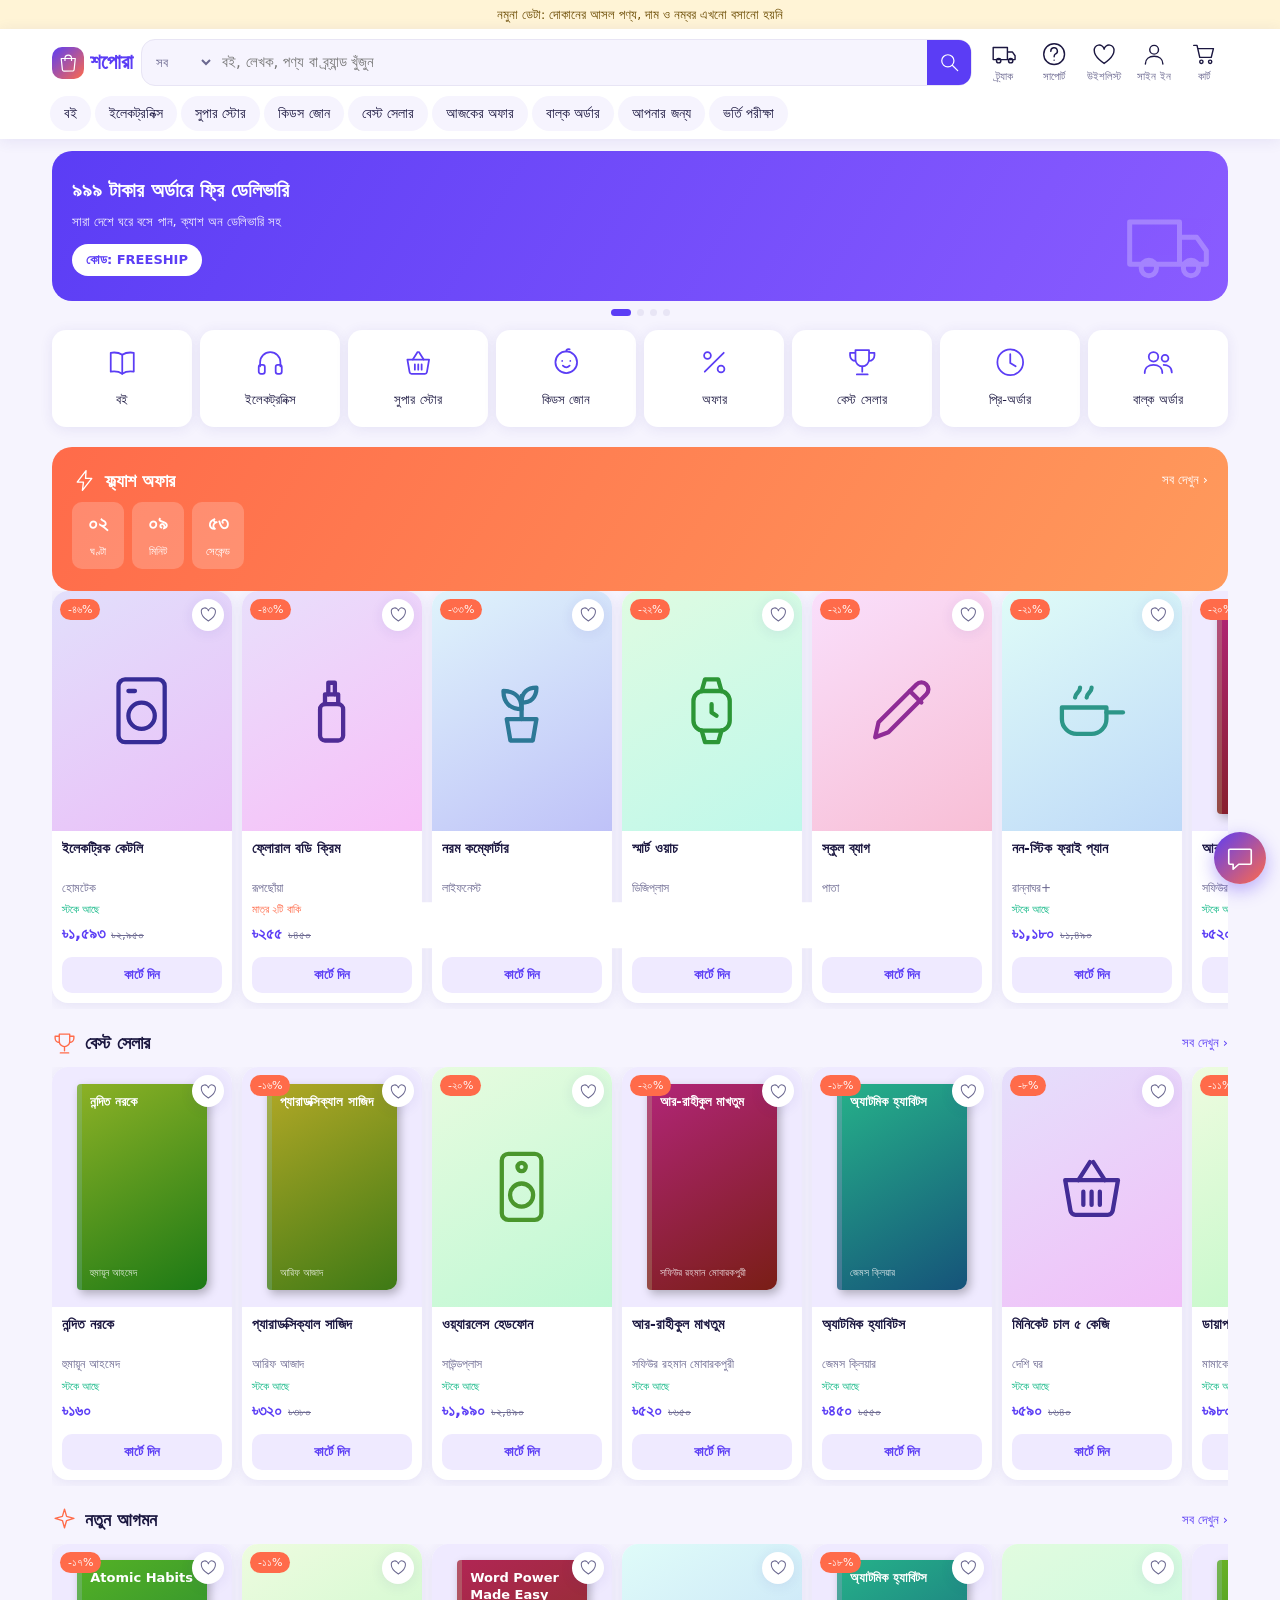
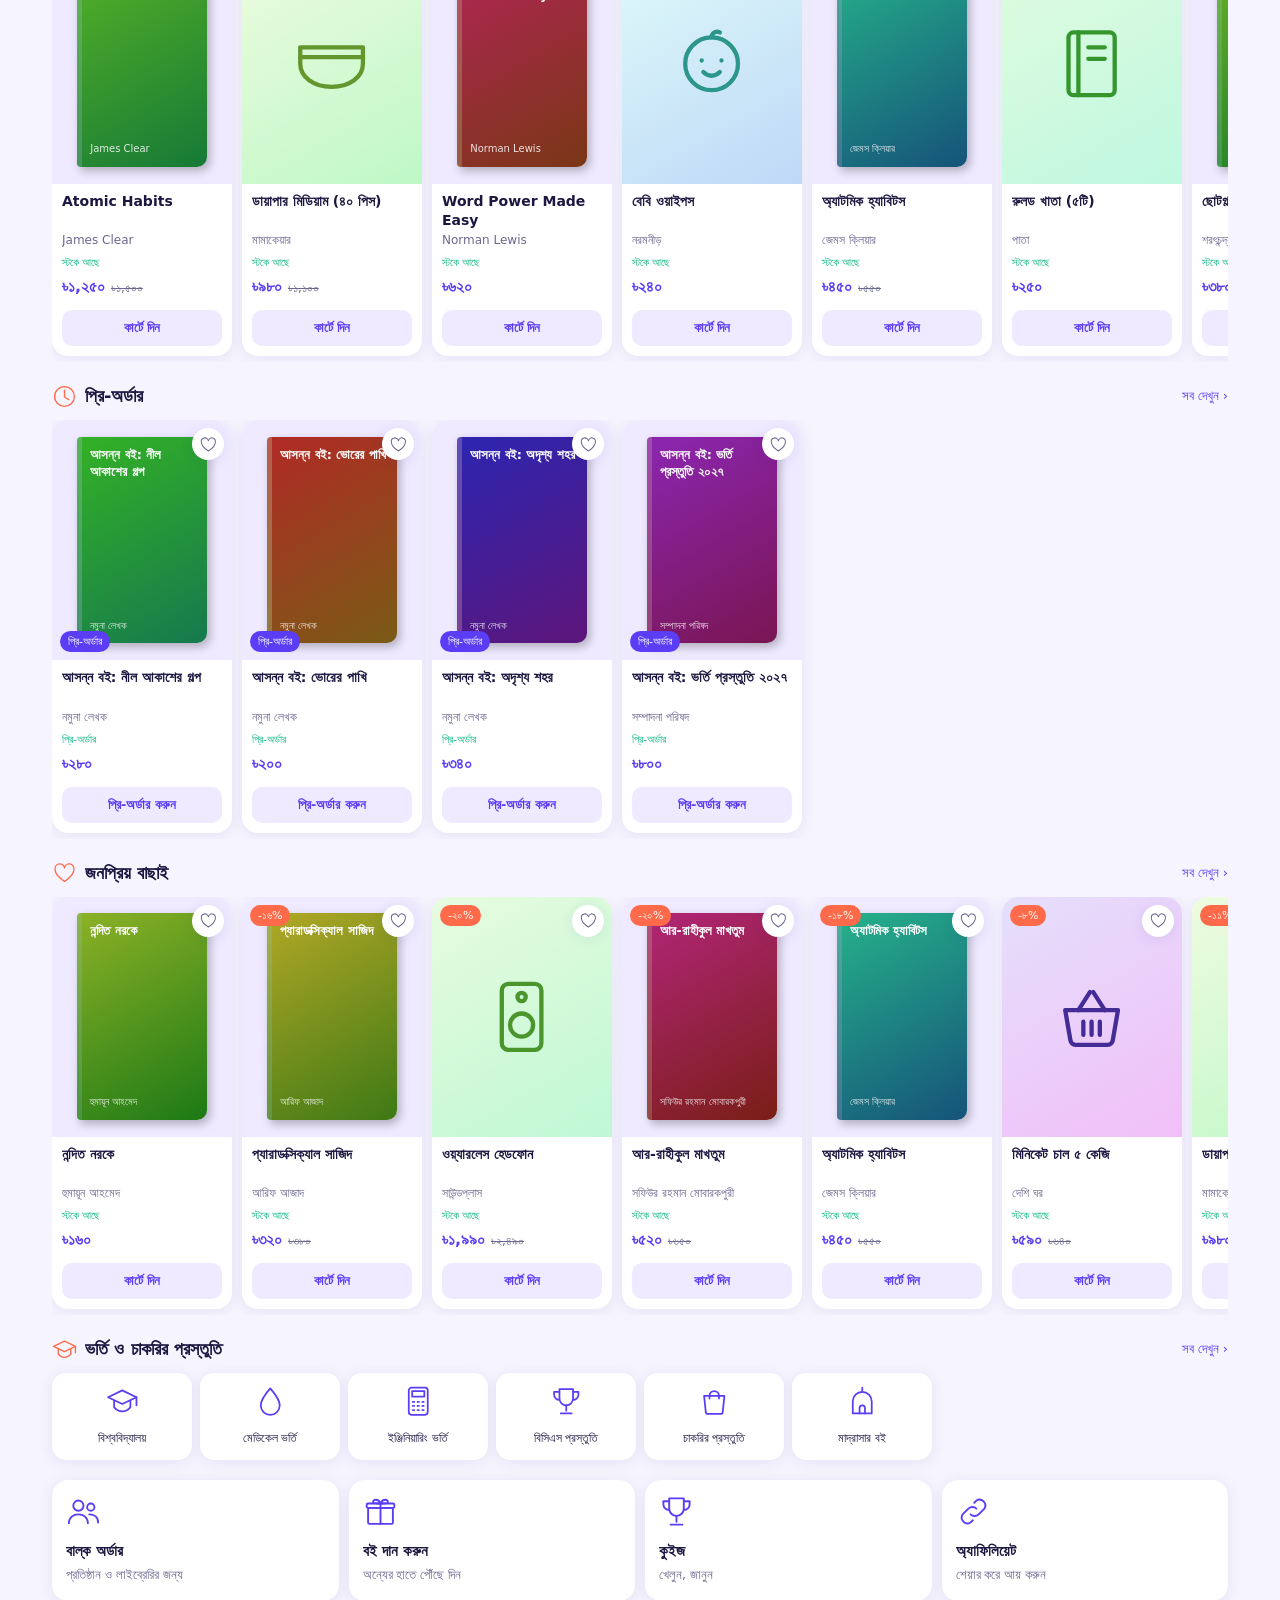
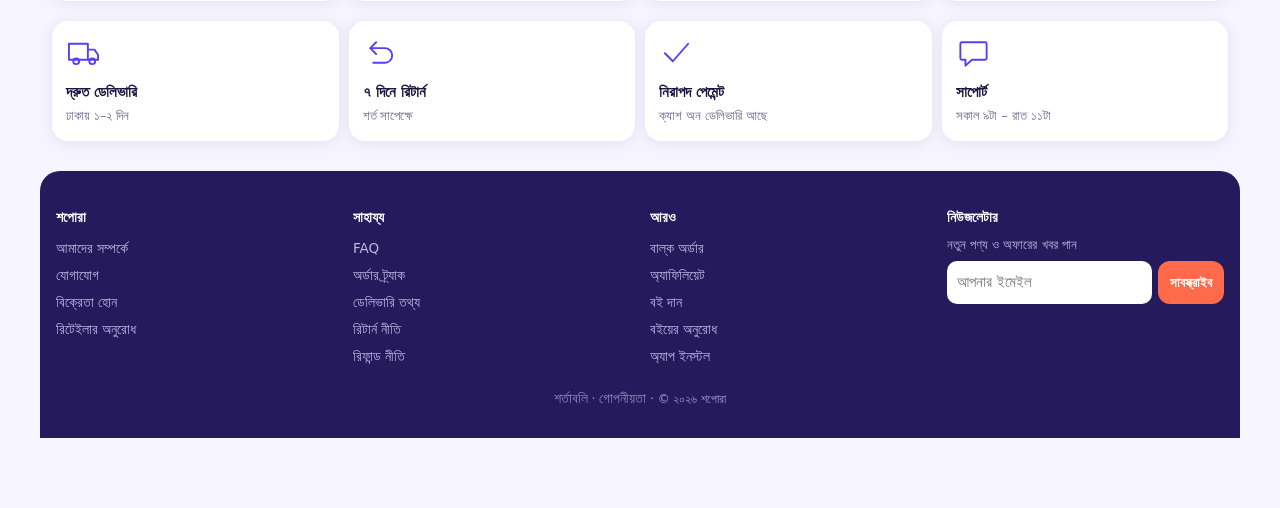
<file: index.html>
<!doctype html>
<html lang="bn">
<head>
<meta charset="utf-8">
<meta name="viewport" content="width=device-width,initial-scale=1,viewport-fit=cover">
<title>শপোরা — সব কেনাকাটা এক জায়গায়</title>
<meta name="description" content="বই, ইলেকট্রনিক্স, সুপার স্টোর ও কিডস জোন — সারা দেশে ঘরে বসে কেনাকাটা।">
<meta name="theme-color" content="#5b3df5">
<link rel="manifest" href="manifest.webmanifest">
<link rel="icon" href="icon-192.png">
<link rel="apple-touch-icon" href="apple-touch-icon.png">
<link rel="stylesheet" href="style.css">
</head>
<body>
<div id="demo" class="demo" hidden>নমুনা ডেটা: দোকানের আসল পণ্য, দাম ও নম্বর এখনো বসানো হয়নি</div>
<header class="hd">
  <div class="hdr">
    <button class="ib mnu" data-act="menu" aria-label="মেনু" data-i="menu"></button>
    <a class="logo" href="#/"><span class="lg" data-i="bag"></span><b>শপোরা</b></a>
    <form id="sf" class="sbar" autocomplete="off" role="search">
      <select id="sscope" aria-label="কোথায় খুঁজবেন">
        <option value="all">সব</option><option value="book">বই</option><option value="product">পণ্য</option>
        <option value="author">লেখক</option><option value="publisher">প্রকাশনী</option><option value="brand">ব্র্যান্ড</option>
      </select>
      <input id="q" type="search" placeholder="বই, লেখক, পণ্য বা ব্র্যান্ড খুঁজুন" aria-label="খুঁজুন" enterkeyhint="search">
      <button class="sgo" type="submit" aria-label="খুঁজুন" data-i="search"></button>
      <div id="sug" class="sug" hidden></div>
    </form>
    <nav class="acts" aria-label="দ্রুত লিংক">
      <a class="ab hide-s" href="#/track" data-i="truck"><span>ট্র্যাক</span></a>
      <a class="ab hide-s" href="#/support" data-i="help"><span>সাপোর্ট</span></a>
      <a class="ab" href="#/wishlist" data-i="heart"><span>উইশলিস্ট</span><em id="wishN" hidden>০</em></a>
      <a class="ab" href="#/account" data-i="user"><span id="accTxt">সাইন ইন</span></a>
      <a class="ab cartb" href="#/cart" data-i="cart"><span>কার্ট</span><em id="cartN" hidden>০</em></a>
    </nav>
  </div>
  <nav id="nav" class="nav" aria-label="প্রধান বিভাগ">
    <a href="#/books">বই</a><a href="#/electronics">ইলেকট্রনিক্স</a><a href="#/store">সুপার স্টোর</a><a href="#/kids">কিডস জোন</a>
    <a href="#/best">বেস্ট সেলার</a><a href="#/offers">আজকের অফার</a><a href="#/bulk">বাল্ক অর্ডার</a><a href="#/foryou">আপনার জন্য</a><a href="#/admission">ভর্তি পরীক্ষা</a>
  </nav>
</header>
<main id="view" tabindex="-1"></main>
<button id="chatfab" class="chatfab" data-act="chat" aria-label="যোগাযোগ" data-i="chat"></button>
<div id="scrim" class="scrim"></div>
<div id="sheet" class="sheet bottom" role="dialog" aria-modal="true"></div>
<div id="drawer" class="sheet drawer" role="dialog" aria-modal="true"></div>
<div id="toast" class="toast" role="status" aria-live="polite"></div>
<noscript><p style="padding:20px">সাইট চালাতে জাভাস্ক্রিপ্ট চালু করুন।</p></noscript>
<script src="data.js"></script>
<script src="core.js"></script>
<script src="shop.js"></script>
<script src="account.js"></script>
<script src="pages.js"></script>
<script>boot();</script>
</body>
</html>
</file>
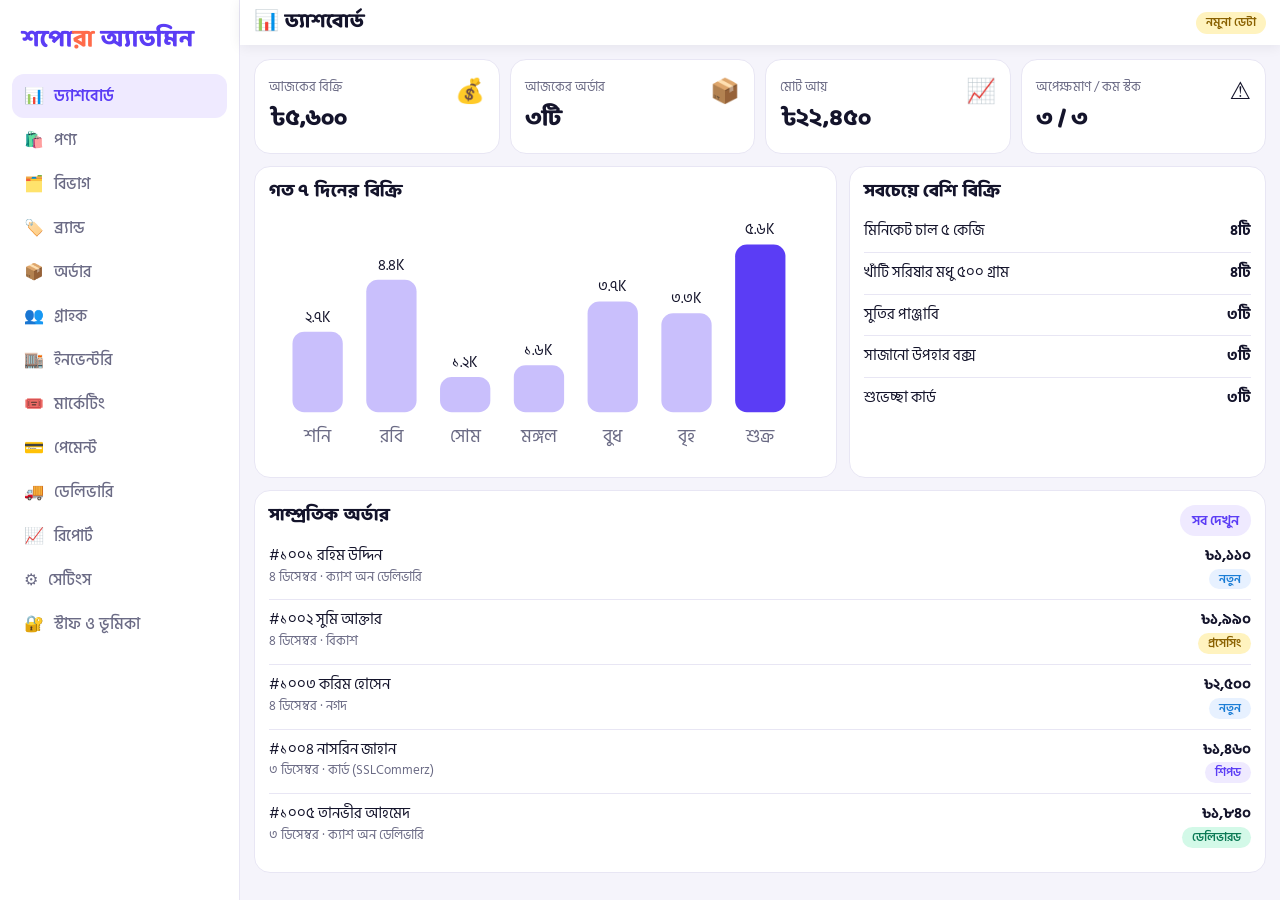
<file: admin.html>
<!doctype html>
<html lang="bn">
<head>
<meta charset="utf-8">
<meta name="viewport" content="width=device-width, initial-scale=1, viewport-fit=cover">
<meta name="theme-color" content="#5b3df5">
<meta name="robots" content="noindex">
<title>শপোরা অ্যাডমিন</title>
<link href="https://fonts.googleapis.com/css2?family=Baloo+Da+2:wght@600;800&family=Hind+Siliguri:wght@400;500;600&display=swap" rel="stylesheet">
<style>
:root{--brand:#5b3df5;--brand2:#8b5cf6;--soft:#efeaff;--coral:#ff6b4a;--mint:#12b886;--amber:#f59f00;--sky:#1c7ed6;--ink:#14142b;--muted:#6b6b85;--bg:#f5f4fb;--card:#fff;--line:#e8e6f4;--r:16px}
*{box-sizing:border-box;margin:0;padding:0;-webkit-tap-highlight-color:transparent}
body{font-family:"Hind Siliguri",system-ui,sans-serif;background:var(--bg);color:var(--ink);line-height:1.5;padding-bottom:78px}
h1,h2,h3{font-family:"Baloo Da 2","Hind Siliguri",sans-serif;line-height:1.25}
button{font:inherit;cursor:pointer;border:0;background:none;color:inherit}
a{color:inherit;text-decoration:none}
:focus-visible{outline:3px solid var(--coral);outline-offset:2px;border-radius:8px}
.shell{display:block}
.side{display:none}
.bar{position:sticky;top:0;z-index:20;background:#fff;display:flex;align-items:center;gap:10px;padding:10px 14px;box-shadow:0 2px 12px #14142b12}
.bar h1{font-size:1.25rem;font-weight:800;flex:1}
.ibtn{width:40px;height:40px;border-radius:12px;display:grid;place-items:center;font-size:1.3rem}
.ibtn:active{background:var(--soft)}
.badge{font-size:.75rem;background:#fff3bf;color:#8a6100;padding:2px 10px;border-radius:99px;font-weight:600}
#view{padding:14px;max-width:1100px;margin:0 auto}
.row{display:flex;gap:10px;align-items:center;flex-wrap:wrap}
.sp{flex:1}
.btn{background:linear-gradient(135deg,var(--brand),var(--brand2));color:#fff;font-weight:600;padding:9px 18px;border-radius:99px}
.btn.ghost{background:var(--soft);color:var(--brand)}
.btn.red{background:#ffe3df;color:#c92a2a}
.btn.sm{padding:5px 12px;font-size:.88rem}
.btn:active{transform:scale(.96)}
.stats{display:grid;grid-template-columns:1fr 1fr;gap:10px}
@media(min-width:760px){.stats{grid-template-columns:repeat(4,1fr)}}
.st{background:var(--card);border-radius:var(--r);padding:14px;border:1px solid var(--line)}
.st small{color:var(--muted)}
.st b{display:block;font:800 1.45rem "Baloo Da 2",sans-serif;margin-top:2px}
.st i{font-style:normal;float:right;font-size:1.5rem}
.panel{background:var(--card);border:1px solid var(--line);border-radius:var(--r);padding:14px;margin-top:12px}
.panel h2{font-size:1.1rem;font-weight:800;margin-bottom:8px}
.two{display:grid;gap:12px}
@media(min-width:860px){.two{grid-template-columns:1.4fr 1fr}}
svg text{font-family:"Hind Siliguri",sans-serif}
.li{display:flex;justify-content:space-between;gap:10px;padding:9px 0;border-bottom:1px solid var(--line);font-size:.95rem}
.li:last-child{border:0}
.li small{color:var(--muted);display:block}
.pill{display:inline-block;font-size:.78rem;font-weight:600;padding:1px 10px;border-radius:99px;white-space:nowrap}
.s-new{background:#e7f1ff;color:#1c7ed6}.s-proc{background:#fff3bf;color:#8a6100}.s-ship{background:#efeaff;color:#5b3df5}.s-done{background:#d3f9e8;color:#0b7a56}.s-cancel{background:#ffe3df;color:#c92a2a}
.search{width:100%;padding:10px 14px;border:1.5px solid var(--line);border-radius:12px;font:inherit;background:#fff;margin:10px 0}
.cards{display:grid;gap:10px;grid-template-columns:repeat(auto-fill,minmax(280px,1fr))}
.c{background:var(--card);border:1px solid var(--line);border-radius:var(--r);padding:12px 14px}
.c h3{font-size:1.05rem;font-weight:700;font-family:"Hind Siliguri",sans-serif}
.meta{display:flex;flex-wrap:wrap;gap:4px 14px;margin:4px 0 8px;font-size:.88rem;color:var(--muted)}
.meta b{color:var(--ink);font-weight:600}
.acts{display:flex;gap:8px;align-items:center;flex-wrap:wrap}
.chips{display:flex;gap:6px;overflow-x:auto;padding:4px 0 8px;scrollbar-width:none}
.chips::-webkit-scrollbar{display:none}
.chip{flex:none;padding:6px 14px;border-radius:99px;background:#fff;border:1.5px solid var(--line);font-weight:500;font-size:.92rem}
.chip.on{background:var(--brand);color:#fff;border-color:var(--brand)}
select,input[type=text],input[type=number],input[type=email]{font:inherit;padding:9px 12px;border:1.5px solid var(--line);border-radius:10px;background:#fff;color:var(--ink);width:100%}
.sw{position:relative;width:46px;height:26px;flex:none}
.sw input{opacity:0;position:absolute;inset:0;width:100%;height:100%;cursor:pointer;z-index:1}
.sw span{position:absolute;inset:0;background:#cfcbe6;border-radius:99px;transition:.2s}
.sw span::after{content:"";position:absolute;left:3px;top:3px;width:20px;height:20px;background:#fff;border-radius:50%;transition:.2s}
.sw input:checked+span{background:var(--mint)}
.sw input:checked+span::after{transform:translateX(20px)}
.sw input:disabled+span{opacity:.5}
.step{display:flex;align-items:center;gap:8px}
.step button{width:32px;height:32px;border-radius:50%;background:var(--soft);color:var(--brand);font-weight:700;font-size:1.1rem}
.bar2{height:9px;border-radius:99px;background:var(--soft);overflow:hidden;margin-top:3px}
.bar2 i{display:block;height:100%;background:linear-gradient(90deg,var(--brand),var(--brand2));border-radius:99px}
.mx{overflow-x:auto}
.mx table{border-collapse:collapse;min-width:100%;font-size:.9rem}
.mx th,.mx td{padding:8px 10px;border-bottom:1px solid var(--line);text-align:center;white-space:nowrap}
.mx td:first-child,.mx th:first-child{text-align:left;position:sticky;left:0;background:#fff}
.empty{text-align:center;color:var(--muted);padding:26px;border:2px dashed var(--line);border-radius:var(--r);background:#fff}
label.f{display:grid;gap:3px;margin-bottom:10px;font-weight:500}
/* নেভিগেশন */
.bnav{position:fixed;left:0;right:0;bottom:0;z-index:30;background:#fff;border-top:1px solid var(--line);display:flex;padding:6px 6px calc(6px + env(safe-area-inset-bottom))}
.bnav a,.bnav button{flex:1;text-align:center;font-size:.78rem;padding:4px 2px;border-radius:12px;color:var(--muted)}
.bnav b{display:block;font-size:1.3rem;font-weight:400;line-height:1.2}
.bnav .on{color:var(--brand);background:var(--soft);font-weight:600}
.scrim{position:fixed;inset:0;background:#14142b88;opacity:0;pointer-events:none;transition:.2s;z-index:50}
.scrim.on{opacity:1;pointer-events:auto}
.sheet{position:fixed;z-index:60;left:50%;bottom:0;width:100%;max-width:520px;background:#fff;border-radius:22px 22px 0 0;padding:18px 16px 22px;max-height:88vh;overflow:auto;transform:translate(-50%,110%);transition:transform .28s cubic-bezier(.2,.8,.2,1)}
.sheet.on{transform:translate(-50%,0)}
.sheet h2{font-size:1.3rem;font-weight:800;margin-bottom:12px}
.mg{display:grid;grid-template-columns:repeat(3,1fr);gap:8px}
.mg a{background:var(--bg);border-radius:14px;padding:12px 4px;text-align:center;font-size:.85rem;font-weight:500}
.mg a b{display:block;font-size:1.5rem;font-weight:400}
.toast{position:fixed;left:50%;bottom:92px;transform:translate(-50%,16px);background:var(--ink);color:#fff;padding:9px 18px;border-radius:99px;opacity:0;pointer-events:none;transition:.2s;z-index:80;white-space:nowrap}
.toast.on{opacity:1;transform:translate(-50%,0)}
@media(min-width:900px){
  body{padding-bottom:0}
  .shell{display:grid;grid-template-columns:240px 1fr;min-height:100vh}
  .side{display:block;background:#fff;border-right:1px solid var(--line);padding:16px 12px;position:sticky;top:0;height:100vh;overflow:auto}
  .side .logo{font:800 1.5rem "Baloo Da 2",sans-serif;color:var(--brand);padding:4px 10px 14px}
  .side .logo span{color:var(--coral)}
  .side a{display:flex;gap:10px;padding:10px 12px;border-radius:12px;font-weight:500;color:var(--muted)}
  .side a.on{background:var(--soft);color:var(--brand);font-weight:600}
  .bnav,.menu{display:none}
  .toast{bottom:24px}
  .sheet{bottom:auto;top:50%;border-radius:22px;transform:translate(-50%,-40%);opacity:0;pointer-events:none}
  .sheet.on{transform:translate(-50%,-50%);opacity:1;pointer-events:auto}
}
@media(prefers-reduced-motion:reduce){*{transition:none!important}}
</style>
</head>
<body>
<div class="shell">
  <aside class="side" id="side"></aside>
  <div>
    <header class="bar">
      <button class="ibtn menu" id="menuBtn" aria-label="সব মডিউল">☰</button>
      <h1 id="ttl">ড্যাশবোর্ড</h1>
      <span class="badge">নমুনা ডেটা</span>
    </header>
    <main id="view"></main>
  </div>
</div>
<nav class="bnav" id="bnav" aria-label="নিচের মেনু"></nav>
<div class="scrim" id="scrim"></div>
<div class="sheet" id="sheet" role="dialog" aria-modal="true"></div>
<div class="toast" id="toast" role="status"></div>

<script>
/* ---------- সাহায্যকারী ---------- */
const $=(s,r=document)=>r.querySelector(s);
const bn=s=>String(s).replace(/\d/g,d=>"০১২৩৪৫৬৭৮৯"[d]);
const tk=n=>"৳"+bn(Math.round(n||0).toLocaleString("en-US"));
const esc=s=>String(s??"").replace(/[&<>"']/g,c=>({"&":"&amp;","<":"&lt;",">":"&gt;",'"':"&quot;","'":"&#39;"}[c]));
const MONTHS=["জানুয়ারি","ফেব্রুয়ারি","মার্চ","এপ্রিল","মে","জুন","জুলাই","আগস্ট","সেপ্টেম্বর","অক্টোবর","নভেম্বর","ডিসেম্বর"];
const WD=["রবি","সোম","মঙ্গল","বুধ","বৃহ","শুক্র","শনি"];
const fmtDate=ts=>{const d=new Date(ts);return bn(d.getDate())+" "+MONTHS[d.getMonth()]};
const DAY=864e5;
const dayStart=ts=>{const d=new Date(ts);d.setHours(0,0,0,0);return d.getTime()};

/* ---------- ডেটা ---------- */
const KEY="shopora-admin-v1";
const STATUS={new:"নতুন",proc:"প্রসেসিং",ship:"শিপড",done:"ডেলিভারড",cancel:"বাতিল"};
const PAY={cod:"ক্যাশ অন ডেলিভারি",bkash:"বিকাশ",nagad:"নগদ",card:"কার্ড (SSLCommerz)"};
const ROLES={admin:"অ্যাডমিন",manager:"ম্যানেজার",orders:"অর্ডার স্টাফ",inventory:"ইনভেন্টরি স্টাফ"};
const MODS=[["dash","ড্যাশবোর্ড","📊"],["products","পণ্য","🛍️"],["categories","বিভাগ","🗂️"],["brands","ব্র্যান্ড","🏷️"],["orders","অর্ডার","📦"],["customers","গ্রাহক","👥"],["inventory","ইনভেন্টরি","🏬"],["marketing","মার্কেটিং","🎟️"],["payments","পেমেন্ট","💳"],["shipping","ডেলিভারি","🚚"],["reports","রিপোর্ট","📈"],["settings","সেটিংস","⚙️"],["staff","স্টাফ ও ভূমিকা","🔐"]];

function seed(){
  const categories=[[1,"মুদি ও খাবার","🛒"],[2,"পোশাক","👕"],[3,"ইলেকট্রনিক্স","🎧"],[4,"গৃহসজ্জা","🪴"],[5,"বই ও স্টেশনারি","📚"],[6,"উপহার","🎁"]].map(a=>({id:a[0],name:a[1],emoji:a[2]}));
  const brands=[[1,"দেশি ঘর"],[2,"তাঁতঘর"],[3,"সাউন্ডপ্লাস"],[4,"গৃহকোণ"],[5,"পাতা"],[6,"উপহারঘর"]].map(a=>({id:a[0],name:a[1]}));
  const products=[[1,"মিনিকেট চাল ৫ কেজি",1,1,590,640,40],[2,"খাঁটি সরিষার মধু ৫০০ গ্রাম",1,1,520,0,12],[3,"সুতির পাঞ্জাবি",2,2,1250,1500,8],[4,"তাঁতের শাড়ি",2,2,2800,0,5],[5,"ওয়্যারলেস হেডফোন",3,3,1990,2490,22],[6,"পাওয়ার ব্যাংক ১০,০০০ mAh",3,3,1450,0,0],[7,"সিরামিক টব সেট",4,4,890,0,14],[8,"টেবিল ল্যাম্প",4,4,950,1100,9],[9,"হার্ডকভার ডায়েরি",5,5,320,0,30],[10,"ফাউন্টেন পেন",5,5,280,0,3],[11,"সাজানো উপহার বক্স",6,6,1100,0,11],[12,"শুভেচ্ছা কার্ড",6,6,120,0,60]].map(a=>({id:a[0],name:a[1],cat:a[2],brand:a[3],price:a[4],old:a[5],stock:a[6]}));
  const names=[["রহিম উদ্দিন","ঢাকা"],["সুমি আক্তার","চট্টগ্রাম"],["করিম হোসেন","ঢাকা"],["নাসরিন জাহান","সিলেট"],["তানভীর আহমেদ","ঢাকা"],["মিতা রানী","খুলনা"],["ফারুক হাসান","রাজশাহী"],["শিউলি বেগম","ঢাকা"]];
  const customers=names.map((n,i)=>({id:i+1,name:n[0],phone:"০১৭০০-০০০"+bn(100+i),city:n[1]}));
  const now=Date.now();
  // [গ্রাহক, [[পণ্য,সংখ্যা]], পেমেন্ট, স্ট্যাটাস, কত দিন আগে]
  const raw=[[1,[[1,1],[2,1]],"cod","new",0],[2,[[5,1]],"bkash","proc",0],[3,[[3,2]],"nagad","new",0],[4,[[11,1],[12,3]],"card","ship",1],[5,[[8,1],[7,1]],"cod","done",1],[6,[[4,1]],"bkash","done",2],[7,[[9,2],[10,1]],"cod","done",2],[8,[[5,1],[12,2]],"card","cancel",3],[1,[[2,3]],"nagad","done",3],[2,[[1,2]],"cod","done",4],[3,[[3,1],[8,1]],"bkash","done",5],[4,[[11,2]],"cod","done",5],[5,[[7,2]],"nagad","done",6],[6,[[1,1],[9,1]],"cod","done",6]];
  const orders=raw.map((r,i)=>{
    const c=customers.find(x=>x.id===r[0]);
    const items=r[1].map(([pid,q])=>{const p=products.find(x=>x.id===pid);return{pid,name:p.name,qty:q,price:p.price}});
    return{id:1001+i,cust:c.name,phone:c.phone,city:c.city,items,pay:r[2],status:r[3],ts:now-r[4]*DAY-i*3600e3};
  });
  return{
    categories,brands,products,customers,orders,
    coupons:[{id:1,code:"WELCOME10",type:"percent",value:10,min:500,active:true},{id:2,code:"FREESHIP",type:"flat",value:60,min:999,active:true},{id:3,code:"EID100",type:"flat",value:100,min:1500,active:false}],
    zones:[{id:1,name:"ঢাকা শহর",fee:60,days:"১–২ দিন"},{id:2,name:"ঢাকার বাইরে",fee:120,days:"৩–৫ দিন"},{id:3,name:"দুর্গম এলাকা",fee:150,days:"৫–৭ দিন"}],
    staff:[{id:1,name:"আপনি (মালিক)",email:"owner@example.com",role:"admin"},{id:2,name:"সাবরিনা",email:"sabrina@example.com",role:"manager"},{id:3,name:"রাফি",email:"rafi@example.com",role:"orders"}],
    perms:{manager:{products:1,categories:1,brands:1,orders:1,customers:1,inventory:1,marketing:1,payments:1,shipping:1,reports:1},orders:{orders:1,customers:1,shipping:1,payments:1},inventory:{products:1,categories:1,brands:1,inventory:1}},
    pays:{cod:true,bkash:true,nagad:true,card:false},
    settings:{store:"শপোরা",phone:"০১৭XX-XXXXXX",email:"care@example.com",address:"১২৩ নমুনা সড়ক, ঢাকা",low:5,free:999},
    nid:2000
  };
}
let S;
try{S=JSON.parse(localStorage.getItem(KEY)||"null")}catch(e){S=null}
if(!S||!S.products)S=seed();
function save(){try{localStorage.setItem(KEY,JSON.stringify(S))}catch(e){}}
const uid=()=>++S.nid;
const catName=id=>(S.categories.find(c=>c.id===+id)||{}).name||"—";
const brandName=id=>(S.brands.find(c=>c.id===+id)||{}).name||"—";
const oTotal=o=>o.items.reduce((s,i)=>s+i.price*i.qty,0);
const live=o=>o.status!=="cancel";

/* ---------- সাধারণ CRUD বিবরণ ---------- */
const CR={
  products:{k:"products",t:"পণ্য",title:r=>r.name,
    meta:r=>[["বিভাগ",catName(r.cat)],["ব্র্যান্ড",brandName(r.brand)],["দাম",tk(r.price)],["স্টক",bn(r.stock)]],
    f:[["name","পণ্যের নাম","text"],["cat","বিভাগ","sel","categories"],["brand","ব্র্যান্ড","sel","brands"],["price","দাম (৳)","num"],["old","পুরনো দাম (৳, না থাকলে ০)","num"],["stock","স্টক","num"]],
    blank:{name:"",cat:1,brand:1,price:0,old:0,stock:0}},
  categories:{k:"categories",t:"বিভাগ",title:r=>r.emoji+" "+r.name,
    meta:r=>[["পণ্য",bn(S.products.filter(p=>p.cat===r.id).length)+"টি"]],
    f:[["name","বিভাগের নাম","text"],["emoji","ইমোজি","text"]],blank:{name:"",emoji:"📦"}},
  brands:{k:"brands",t:"ব্র্যান্ড",title:r=>r.name,
    meta:r=>[["পণ্য",bn(S.products.filter(p=>p.brand===r.id).length)+"টি"]],
    f:[["name","ব্র্যান্ডের নাম","text"]],blank:{name:""}},
  customers:{k:"customers",t:"গ্রাহক",title:r=>r.name,
    meta:r=>{const os=S.orders.filter(o=>o.cust===r.name&&live(o));return[["ফোন",r.phone],["শহর",r.city],["অর্ডার",bn(os.length)],["মোট কেনা",tk(os.reduce((s,o)=>s+oTotal(o),0))]]},
    f:[["name","নাম","text"],["phone","ফোন","text"],["city","শহর","text"]],blank:{name:"",phone:"",city:""}},
  marketing:{k:"coupons",t:"কুপন",title:r=>r.code,toggle:"active",
    meta:r=>[["ছাড়",r.type==="percent"?bn(r.value)+"%":tk(r.value)],["ন্যূনতম অর্ডার",tk(r.min)]],
    f:[["code","কুপন কোড","text"],["type","ধরন","sel",[["percent","শতাংশ (%)"],["flat","নির্দিষ্ট টাকা (৳)"]]],["value","ছাড়ের পরিমাণ","num"],["min","ন্যূনতম অর্ডার (৳)","num"]],
    blank:{code:"",type:"percent",value:10,min:0,active:true}},
  shipping:{k:"zones",t:"ডেলিভারি জোন",title:r=>r.name,
    meta:r=>[["চার্জ",tk(r.fee)],["সময়",r.days]],
    f:[["name","জোনের নাম","text"],["fee","ডেলিভারি চার্জ (৳)","num"],["days","সময় (যেমন ২–৩ দিন)","text"]],blank:{name:"",fee:60,days:""}},
  staff:{k:"staff",t:"স্টাফ",title:r=>r.name,
    meta:r=>[["ইমেইল",r.email],["ভূমিকা",ROLES[r.role]]],
    f:[["name","নাম","text"],["email","ইমেইল","text"],["role","ভূমিকা","sel",Object.entries(ROLES)]],blank:{name:"",email:"",role:"orders"}}
};

/* ---------- শিট ও টোস্ট ---------- */
const sheet=$("#sheet"),scrim=$("#scrim");
function openSheet(h){sheet.innerHTML=h;sheet.classList.add("on");scrim.classList.add("on")}
function closeSheet(){sheet.classList.remove("on");scrim.classList.remove("on")}
let th;function toast(m){const t=$("#toast");t.textContent=m;t.classList.add("on");clearTimeout(th);th=setTimeout(()=>t.classList.remove("on"),1600)}
scrim.onclick=closeSheet;
document.addEventListener("keydown",e=>{if(e.key==="Escape")closeSheet()});

/* ---------- ভিউ ---------- */
const ui={of:"all",low:false};
const V={};

V.dash=()=>{
  const t0=dayStart(Date.now());
  const today=S.orders.filter(o=>o.ts>=t0&&live(o));
  const rev=S.orders.filter(live).reduce((s,o)=>s+oTotal(o),0);
  const pend=S.orders.filter(o=>o.status==="new"||o.status==="proc").length;
  const low=S.products.filter(p=>p.stock<=S.settings.low).length;
  const days=[];for(let i=6;i>=0;i--){const a=t0-i*DAY;days.push({l:WD[new Date(a).getDay()],v:S.orders.filter(o=>live(o)&&o.ts>=a&&o.ts<a+DAY).reduce((s,o)=>s+oTotal(o),0)})}
  const mx=Math.max(1,...days.map(d=>d.v));
  const bars=days.map((d,i)=>{const h=Math.round(d.v/mx*100),x=14+i*44;return `<rect x="${x}" y="${120-h}" width="30" height="${h}" rx="7" fill="${i===6?"#5b3df5":"#c9bffc"}"/><text x="${x+15}" y="138" font-size="11" text-anchor="middle" fill="#6b6b85">${d.l}</text>${d.v?`<text x="${x+15}" y="${114-h}" font-size="9" text-anchor="middle" fill="#14142b">${bn(Math.round(d.v/100)/10)}K</text>`:""}`}).join("");
  const qty={};S.orders.filter(live).forEach(o=>o.items.forEach(i=>qty[i.name]=(qty[i.name]||0)+i.qty));
  const top=Object.entries(qty).sort((a,b)=>b[1]-a[1]).slice(0,5);
  const recent=[...S.orders].sort((a,b)=>b.ts-a.ts).slice(0,5);
  return `<div class="stats">
   <div class="st"><i>💰</i><small>আজকের বিক্রি</small><b>${tk(today.reduce((s,o)=>s+oTotal(o),0))}</b></div>
   <div class="st"><i>📦</i><small>আজকের অর্ডার</small><b>${bn(today.length)}টি</b></div>
   <div class="st"><i>📈</i><small>মোট আয়</small><b>${tk(rev)}</b></div>
   <div class="st"><i>⚠️</i><small>অপেক্ষমাণ / কম স্টক</small><b>${bn(pend)} / ${bn(low)}</b></div></div>
  <div class="two"><div class="panel"><h2>গত ৭ দিনের বিক্রি</h2><svg viewBox="0 0 330 146" width="100%" role="img" aria-label="সাত দিনের বিক্রির বার চার্ট">${bars}</svg></div>
  <div class="panel"><h2>সবচেয়ে বেশি বিক্রি</h2>${top.map(([n,q])=>`<div class="li"><span>${esc(n)}</span><b>${bn(q)}টি</b></div>`).join("")||'<div class="empty">এখনো বিক্রি নেই</div>'}</div></div>
  <div class="panel"><div class="row"><h2 class="sp">সাম্প্রতিক অর্ডার</h2><a class="btn ghost sm" href="#/orders">সব দেখুন</a></div>
  ${recent.map(o=>`<div class="li"><span>#${bn(o.id)} ${esc(o.cust)}<small>${fmtDate(o.ts)} · ${PAY[o.pay]}</small></span><span style="text-align:right"><b>${tk(oTotal(o))}</b><br><span class="pill s-${o.status}">${STATUS[o.status]}</span></span></div>`).join("")}</div>`;
};

function crudView(id){
  const c=CR[id];
  const rows=S[c.k].map(r=>{
    const meta=c.meta(r).map(m=>`<span>${m[0]}: <b>${esc(m[1])}</b></span>`).join("");
    const tg=c.toggle?`<label class="sw" title="চালু/বন্ধ"><input type="checkbox" data-tg="${id}|${r.id}" ${r[c.toggle]?"checked":""} aria-label="চালু/বন্ধ"><span></span></label>`:"";
    const q=esc((c.title(r)+" "+c.meta(r).map(m=>m[1]).join(" ")).toLowerCase());
    return `<div class="c" data-q="${q}"><div class="row"><h3 class="sp">${esc(c.title(r))}</h3>${tg}</div><div class="meta">${meta}</div>
      <div class="acts"><button class="btn ghost sm" data-edit="${id}|${r.id}">সম্পাদনা</button><button class="btn red sm" data-del="${id}|${r.id}">মুছুন</button></div></div>`}).join("");
  return `<div class="row"><b class="sp">${bn(S[c.k].length)}টি ${c.t}</b><button class="btn" data-add="${id}">+ নতুন ${c.t}</button></div>
   <input class="search" data-search placeholder="খুঁজুন" aria-label="খুঁজুন">
   <div class="cards" id="list">${rows||`<div class="empty">কিছু নেই। উপরের বোতামে চেপে যোগ করুন।</div>`}</div>`;
}
["products","categories","brands","customers","marketing","shipping","staff"].forEach(id=>V[id]=()=>crudView(id)+(id==="shipping"?`<div class="panel"><h2>ফ্রি ডেলিভারি</h2><label class="f">যত টাকার অর্ডারে ফ্রি (৳)<input type="number" id="freeShip" value="${S.settings.free}"></label><button class="btn sm" data-act="savefree">সেভ করুন</button></div>`:id==="staff"?permView():""));

function permView(){
  const mods=MODS.filter(m=>m[0]!=="dash"),roles=Object.keys(ROLES);
  return `<div class="panel"><h2>ভূমিকা অনুযায়ী অনুমতি</h2><div class="mx"><table><tr><th>মডিউল</th>${roles.map(r=>`<th>${ROLES[r]}</th>`).join("")}</tr>
  ${mods.map(m=>`<tr><td>${m[2]} ${m[1]}</td>${roles.map(r=>`<td>${r==="admin"?'<input type="checkbox" checked disabled aria-label="অ্যাডমিনের সব অনুমতি">':`<input type="checkbox" data-perm="${r}|${m[0]}" ${(S.perms[r]||{})[m[0]]?"checked":""} aria-label="${ROLES[r]}: ${m[1]}">`}</td>`).join("")}</tr>`).join("")}</table></div></div>`;
}

V.orders=()=>{
  const cnt=k=>k==="all"?S.orders.length:S.orders.filter(o=>o.status===k).length;
  const list=[...S.orders].filter(o=>ui.of==="all"||o.status===ui.of).sort((a,b)=>b.ts-a.ts);
  return `<div class="row"><b class="sp">${bn(S.orders.length)}টি অর্ডার</b><button class="btn" data-act="neworder">+ নমুনা অর্ডার</button></div>
  <div class="chips">${["all",...Object.keys(STATUS)].map(k=>`<button class="chip ${ui.of===k?"on":""}" data-of="${k}">${k==="all"?"সব":STATUS[k]} (${bn(cnt(k))})</button>`).join("")}</div>
  <div class="cards">${list.map(o=>`<div class="c"><div class="row"><h3 class="sp">#${bn(o.id)} · ${esc(o.cust)}</h3><b>${tk(oTotal(o))}</b></div>
   <div class="meta"><span>${fmtDate(o.ts)}</span><span>${PAY[o.pay]}</span><span>${bn(o.items.reduce((s,i)=>s+i.qty,0))}টি পণ্য</span></div>
   <div class="acts"><select data-st="${o.id}" aria-label="অবস্থা" style="width:auto;flex:1">${Object.entries(STATUS).map(([k,v])=>`<option value="${k}" ${o.status===k?"selected":""}>${v}</option>`).join("")}</select><button class="btn ghost sm" data-view="${o.id}">বিস্তারিত</button></div></div>`).join("")||'<div class="empty">এই অবস্থায় কোনো অর্ডার নেই</div>'}</div>`;
};

V.inventory=()=>{
  const l=S.products.filter(p=>!ui.low||p.stock<=S.settings.low);
  return `<div class="row"><b class="sp">${bn(S.products.filter(p=>p.stock<=S.settings.low).length)}টি পণ্যের স্টক কম</b><label class="row" style="gap:8px">শুধু কম স্টক <span class="sw"><input type="checkbox" data-act="lowonly" ${ui.low?"checked":""}><span></span></span></label></div>
  <div class="cards" style="margin-top:10px">${l.map(p=>`<div class="c"><div class="row"><h3 class="sp">${esc(p.name)}</h3>${p.stock===0?'<span class="pill s-cancel">শেষ</span>':p.stock<=S.settings.low?'<span class="pill s-proc">কম</span>':'<span class="pill s-done">ঠিক আছে</span>'}</div>
   <div class="meta"><span>${esc(catName(p.cat))}</span></div>
   <div class="step"><button data-stk="${p.id}|-1" aria-label="কমান">−</button><b style="min-width:42px;text-align:center;font-size:1.15rem">${bn(p.stock)}</b><button data-stk="${p.id}|1" aria-label="বাড়ান">+</button><button class="btn ghost sm" data-stk="${p.id}|10">+১০</button></div></div>`).join("")||'<div class="empty">সব পণ্যের স্টক ঠিক আছে</div>'}</div>`;
};

V.payments=()=>{
  const tx=[...S.orders].sort((a,b)=>b.ts-a.ts).slice(0,8);
  return `<div class="panel"><h2>পেমেন্ট মাধ্যম</h2>${Object.entries(PAY).map(([k,v])=>`<div class="li" style="align-items:center"><span>${v}${k==="card"?"<small>আসল সংযোগ ব্যাকএন্ড বানানোর পর হবে</small>":""}</span><label class="sw"><input type="checkbox" data-pay="${k}" ${S.pays[k]?"checked":""} aria-label="${v}"><span></span></label></div>`).join("")}</div>
  <div class="panel"><h2>সাম্প্রতিক লেনদেন</h2>${tx.map(o=>`<div class="li"><span>#${bn(o.id)} · ${esc(o.cust)}<small>${PAY[o.pay]} · ${fmtDate(o.ts)}</small></span><span style="text-align:right"><b>${tk(oTotal(o))}</b><br><span class="pill ${o.status==="done"?"s-done":o.status==="cancel"?"s-cancel":"s-proc"}">${o.status==="done"?"পরিশোধিত":o.status==="cancel"?"বাতিল":"অপেক্ষমাণ"}</span></span></div>`).join("")}</div>`;
};

V.reports=()=>{
  const os=S.orders.filter(live),total=os.reduce((s,o)=>s+oTotal(o),0)||1;
  const bycat={};os.forEach(o=>o.items.forEach(i=>{const p=S.products.find(x=>x.id===i.pid);const n=p?catName(p.cat):"অন্যান্য";bycat[n]=(bycat[n]||0)+i.price*i.qty}));
  const bypay={};os.forEach(o=>bypay[PAY[o.pay]]=(bypay[PAY[o.pay]]||0)+oTotal(o));
  const bars=m=>Object.entries(m).sort((a,b)=>b[1]-a[1]).map(([n,v])=>`<div style="margin-bottom:10px"><div class="row"><span class="sp">${esc(n)}</span><b>${tk(v)}</b></div><div class="bar2"><i style="width:${Math.round(v/total*100)}%"></i></div></div>`).join("");
  const avg=os.length?total/os.length:0,canc=S.orders.length?Math.round(S.orders.filter(o=>!live(o)).length/S.orders.length*100):0;
  return `<div class="stats"><div class="st"><small>মোট আয়</small><b>${tk(os.reduce((s,o)=>s+oTotal(o),0))}</b></div><div class="st"><small>গড় অর্ডার মূল্য</small><b>${tk(avg)}</b></div><div class="st"><small>বাতিলের হার</small><b>${bn(canc)}%</b></div><div class="st"><small>মোট অর্ডার</small><b>${bn(S.orders.length)}টি</b></div></div>
  <div class="two"><div class="panel"><h2>বিভাগ অনুযায়ী বিক্রি</h2>${bars(bycat)}</div><div class="panel"><h2>পেমেন্ট অনুযায়ী</h2>${bars(bypay)}</div></div>
  <div class="panel"><h2>ডাউনলোড</h2><p style="color:var(--muted);margin-bottom:8px">সব অর্ডারের তালিকা CSV ফাইলে, যা Excel বা Google Sheets-এ খোলা যায়।</p><button class="btn" data-act="csv">অর্ডার CSV ডাউনলোড</button></div>`;
};

V.settings=()=>{const s=S.settings;
  return `<form class="panel" id="setf"><h2>দোকানের তথ্য</h2>
  <label class="f">দোকানের নাম<input type="text" name="store" value="${esc(s.store)}"></label>
  <label class="f">ফোন<input type="text" name="phone" value="${esc(s.phone)}"></label>
  <label class="f">ইমেইল<input type="text" name="email" value="${esc(s.email)}"></label>
  <label class="f">ঠিকানা<input type="text" name="address" value="${esc(s.address)}"></label>
  <label class="f">কম স্টকের সীমা (এর নিচে হলে সতর্কতা)<input type="number" name="low" value="${s.low}"></label>
  <button class="btn" type="submit">সেভ করুন</button></form>
  <div class="panel"><h2>নমুনা ডেটা</h2><p style="color:var(--muted);margin-bottom:8px">এখানকার সব পরিবর্তন শুধু এই ফোনের ব্রাউজারে সেভ হয়। আসল ডেটাবেস ব্যাকএন্ড বানানোর পর যুক্ত হবে।</p><button class="btn red" data-act="reset">নমুনা ডেটায় ফিরে যান</button></div>`;};

/* ---------- রাউটার ---------- */
function route(){return (location.hash.replace("#/","")||"dash").split("?")[0]}
function render(){
  const id=V[route()]?route():"dash",m=MODS.find(x=>x[0]===id);
  $("#ttl").textContent=m[2]+" "+m[1];
  $("#view").innerHTML=V[id]();
  $("#side").innerHTML=`<div class="logo">শপো<span>রা</span> অ্যাডমিন</div>`+MODS.map(x=>`<a href="#/${x[0]}" class="${x[0]===id?"on":""}"><span>${x[2]}</span>${x[1]}</a>`).join("");
  const main=["dash","products","orders","inventory"];
  $("#bnav").innerHTML=main.map(k=>{const x=MODS.find(y=>y[0]===k);return `<a href="#/${k}" class="${k===id?"on":""}"><b>${x[2]}</b>${x[1]}</a>`}).join("")+`<button id="moreBtn" class="${main.includes(id)?"":"on"}"><b>⋯</b>আরও</button>`;
  window.scrollTo({top:0});
}
window.addEventListener("hashchange",()=>{closeSheet();render()});
function moreMenu(){openSheet(`<h2>সব মডিউল</h2><div class="mg">${MODS.map(x=>`<a href="#/${x[0]}"><b>${x[2]}</b>${x[1]}</a>`).join("")}</div>`)}
document.addEventListener("click",e=>{if(e.target.closest("#moreBtn,#menuBtn"))moreMenu()});

/* ---------- ফর্ম ---------- */
function formSheet(mod,id){
  const c=CR[mod],row=id?S[c.k].find(r=>r.id===+id):{...c.blank};
  const fields=c.f.map(([k,l,t,src])=>{
    let inp;
    if(t==="sel"){const opts=Array.isArray(src)?src:S[src].map(x=>[x.id,x.name]);inp=`<select name="${k}">${opts.map(o=>`<option value="${esc(o[0])}" ${String(row[k])===String(o[0])?"selected":""}>${esc(o[1])}</option>`).join("")}</select>`}
    else inp=`<input type="${t==="num"?"number":"text"}" name="${k}" value="${esc(row[k])}" ${t==="num"?'min="0" inputmode="numeric"':""}>`;
    return `<label class="f">${l}${inp}</label>`}).join("");
  openSheet(`<h2>${id?"সম্পাদনা":"নতুন"} ${c.t}</h2><form id="frm" data-mod="${mod}" data-id="${id||""}">${fields}<div class="acts"><button class="btn" type="submit">সেভ করুন</button><button class="btn ghost" type="button" data-close>বাতিল</button></div></form>`);
  const f=sheet.querySelector("input,select");if(f)f.focus();
}
document.addEventListener("submit",e=>{
  e.preventDefault();
  if(e.target.id==="frm"){
    const {mod,id}=e.target.dataset,c=CR[mod],fd=new FormData(e.target),rec={};
    for(const [k,,t] of c.f){let v=fd.get(k);if(typeof c.blank[k]==="number")v=Number(v)||0;else if(t==="sel"&&typeof c.blank[k]==="number")v=Number(v);rec[k]=v}
    if(!String(rec[c.f[0][0]]).trim()){toast("নাম খালি রাখা যাবে না");return}
    if(id){Object.assign(S[c.k].find(r=>r.id===+id),rec)}else{S[c.k].push({id:uid(),...c.blank,...rec})}
    save();closeSheet();render();toast("সেভ হয়েছে");
  }
  if(e.target.id==="setf"){
    const fd=new FormData(e.target);for(const k of["store","phone","email","address"])S.settings[k]=fd.get(k);S.settings.low=Number(fd.get("low"))||0;
    save();toast("সেটিংস সেভ হয়েছে");
  }
});

/* ---------- অ্যাকশন ---------- */
document.addEventListener("click",e=>{
  const t=e.target.closest("button,a,[data-close]");if(!t)return;
  const d=t.dataset;
  if("close" in d){closeSheet();return}
  if(d.add){formSheet(d.add);return}
  if(d.edit){const[m,i]=d.edit.split("|");formSheet(m,i);return}
  if(d.del){const[m,i]=d.del.split("|"),c=CR[m];
    if(confirm("মুছে ফেলবেন? এটা ফেরত আনা যাবে না।")){S[c.k]=S[c.k].filter(r=>r.id!==+i);save();render();toast("মুছে ফেলা হয়েছে")}return}
  if(d.of){ui.of=d.of;render();return}
  if(d.stk){const[i,n]=d.stk.split("|"),p=S.products.find(x=>x.id===+i);p.stock=Math.max(0,p.stock+Number(n));save();render();return}
  if(d.view){const o=S.orders.find(x=>x.id===+d.view);
    openSheet(`<h2>অর্ডার #${bn(o.id)}</h2><div class="meta"><span>${esc(o.cust)}</span><span>${esc(o.phone)}</span><span>${esc(o.city)}</span></div>
    ${o.items.map(i=>`<div class="li"><span>${esc(i.name)}<small>${bn(i.qty)} × ${tk(i.price)}</small></span><b>${tk(i.price*i.qty)}</b></div>`).join("")}
    <div class="li"><b>মোট</b><b>${tk(oTotal(o))}</b></div><div class="meta"><span>${PAY[o.pay]}</span><span class="pill s-${o.status}">${STATUS[o.status]}</span><span>${fmtDate(o.ts)}</span></div>
    <button class="btn ghost" data-close>বন্ধ করুন</button>`);return}
  const a=d.act;
  if(a==="neworder"){const c=S.customers[Math.floor(Math.random()*S.customers.length)],p=S.products[Math.floor(Math.random()*S.products.length)];
    S.orders.push({id:uid(),cust:c.name,phone:c.phone,city:c.city,items:[{pid:p.id,name:p.name,qty:1,price:p.price}],pay:["cod","bkash","nagad"][Math.floor(Math.random()*3)],status:"new",ts:Date.now()});save();render();toast("নতুন নমুনা অর্ডার এসেছে")}
  if(a==="savefree"){S.settings.free=Number($("#freeShip").value)||0;save();toast("সেভ হয়েছে")}
  if(a==="reset"&&confirm("সব পরিবর্তন মুছে নমুনা ডেটায় ফিরবেন?")){S=seed();save();render();toast("নমুনা ডেটা ফিরেছে")}
  if(a==="csv"){
    const rows=[["অর্ডার","তারিখ","গ্রাহক","ফোন","শহর","পেমেন্ট","অবস্থা","মোট"],...S.orders.map(o=>[o.id,fmtDate(o.ts),o.cust,o.phone,o.city,PAY[o.pay],STATUS[o.status],oTotal(o)])];
    const csv="﻿"+rows.map(r=>r.map(x=>'"'+String(x).replace(/"/g,'""')+'"').join(",")).join("\n");
    const u=URL.createObjectURL(new Blob([csv],{type:"text/csv;charset=utf-8"})),l=document.createElement("a");l.href=u;l.download="orders.csv";document.body.appendChild(l);l.click();l.remove();setTimeout(()=>URL.revokeObjectURL(u),2000);toast("ডাউনলোড শুরু হয়েছে")}
});
document.addEventListener("change",e=>{
  const t=e.target,d=t.dataset;
  if(d.st){S.orders.find(o=>o.id===+d.st).status=t.value;save();toast("অবস্থা বদলেছে");render()}
  if(d.tg){const[m,i]=d.tg.split("|"),c=CR[m];S[c.k].find(r=>r.id===+i)[c.toggle]=t.checked;save();toast(t.checked?"চালু হয়েছে":"বন্ধ হয়েছে")}
  if(d.pay){S.pays[d.pay]=t.checked;save();toast("সেভ হয়েছে")}
  if(d.perm){const[r,m]=d.perm.split("|");(S.perms[r]=S.perms[r]||{})[m]=t.checked?1:0;save();toast("অনুমতি সেভ হয়েছে")}
  if(d.act==="lowonly"){ui.low=t.checked;render()}
});
document.addEventListener("input",e=>{
  if(e.target.matches("[data-search]")){const q=e.target.value.trim().toLowerCase();document.querySelectorAll("#list .c").forEach(c=>c.style.display=c.dataset.q.includes(q)?"":"none")}
});
render();
</script>
</body>
</html>
</file>
<file: style.css>
:root{--v:#5b3df5;--v2:#4528d6;--vl:#efeaff;--c:#ff6b4a;--cl:#fff0ec;--m:#12b886;--ml:#e6f8f1;--ink:#1b1740;--mut:#6b6890;--line:#e8e5f5;--bg:#f6f4fe;--card:#fff;--navy:#241a5c;--r:16px;--sh:0 2px 14px rgba(60,40,160,.09)}
@media(prefers-color-scheme:dark){:root{--vl:#2a2358;--cl:#3a2420;--ml:#12332a;--ink:#f0eeff;--mut:#a9a5d0;--line:#332d63;--bg:#120f2b;--card:#1c1740;--navy:#0e0b24;--sh:0 2px 14px rgba(0,0,0,.4)}}
*{box-sizing:border-box;margin:0;padding:0;-webkit-tap-highlight-color:transparent}
html{scroll-behavior:smooth}
body{font-family:"Hind Siliguri","Noto Sans Bengali","Kalpurush",system-ui,sans-serif;background:var(--bg);color:var(--ink);line-height:1.55;font-size:15px;padding-bottom:70px}
body.noscroll{overflow:hidden}
a{color:inherit;text-decoration:none}button,input,select,textarea{font:inherit;color:inherit}
button{cursor:pointer;background:none;border:0}
.ico{width:1.25em;height:1.25em;flex:none}
[hidden]{display:none!important}
.demo{background:#fff4d6;color:#6a4a00;text-align:center;font-size:12.5px;padding:5px 10px}
.hd{position:sticky;top:0;z-index:30;background:var(--card);box-shadow:var(--sh)}
.hdr{display:flex;align-items:center;gap:8px;padding:8px 12px;flex-wrap:wrap;max-width:1200px;margin:auto}
.ib{width:40px;height:40px;display:grid;place-items:center;border-radius:12px;font-size:20px}
.logo{display:flex;align-items:center;gap:6px;font-size:21px;color:var(--v)}
.logo .lg{width:32px;height:32px;border-radius:10px;background:linear-gradient(135deg,var(--v),var(--c));color:#fff;display:grid;place-items:center;font-size:18px}
.sbar{order:5;flex:1 1 100%;display:flex;position:relative;background:var(--bg);border:1.5px solid var(--line);border-radius:14px}
.sbar:focus-within{border-color:var(--v)}
.sbar select{border:0;background:transparent;padding:0 6px 0 10px;font-size:13px;max-width:92px;color:var(--mut);outline:0}
.sbar input{flex:1;min-width:0;border:0;background:transparent;padding:11px 8px;outline:0}
.sgo{width:44px;display:grid;place-items:center;color:#fff;background:var(--v);border-radius:0 12px 12px 0;font-size:18px}
.sug{position:absolute;top:calc(100% + 6px);left:0;right:0;background:var(--card);border:1px solid var(--line);border-radius:14px;box-shadow:var(--sh);max-height:60vh;overflow:auto;z-index:40}
.sugh{padding:8px 14px;font-size:12px;color:var(--mut)}
.sugi{display:flex;align-items:center;gap:10px;padding:10px 14px;border-top:1px solid var(--line)}
.sugi small{margin-left:auto;font-size:11px;background:var(--vl);color:var(--v);padding:2px 8px;border-radius:99px}
.acts{display:flex;margin-left:auto;gap:2px}
.ab{position:relative;display:flex;flex-direction:column;align-items:center;font-size:10.5px;padding:4px 7px;border-radius:10px;color:var(--mut);min-width:48px}
.ab .ico{font-size:21px;color:var(--ink)}
.ab em{position:absolute;top:0;right:6px;background:var(--c);color:#fff;font-style:normal;font-size:10px;min-width:17px;height:17px;border-radius:9px;display:grid;place-items:center;padding:0 4px}
.hide-s{display:none}
.nav{display:flex;gap:4px;overflow-x:auto;padding:0 10px 8px;max-width:1200px;margin:auto;scrollbar-width:none}
.nav::-webkit-scrollbar{display:none}
.nav a{flex:none;padding:7px 14px;border-radius:99px;font-size:13.5px;background:var(--bg);color:var(--ink)}
.nav a.on{background:var(--v);color:#fff}
main{max-width:1200px;margin:auto;padding:12px 12px 30px;outline:0}
@media(min-width:760px){.sbar{order:0;flex:1 1 320px}.hide-s{display:flex}.mnu{display:none}}
.sec{margin:20px 0}
.sech{display:flex;justify-content:space-between;align-items:center;margin-bottom:10px}
.sech h2{font-size:18px;display:flex;align-items:center;gap:8px}
.hi{color:var(--c);display:inline-flex;font-size:20px}
.more{font-size:13px;color:var(--v)}
h1{font-size:22px;margin:6px 0 4px}h2{font-size:18px}h3{font-size:14px}
.sub{color:var(--mut);font-size:13.5px}
/* ব্যানার */
.bn{position:relative;overflow:hidden;border-radius:20px}
.bn-t{display:flex;transition:transform .5s;direction:ltr}
.bn-s{flex:0 0 100%;padding:22px 20px;min-height:150px;color:#fff;display:flex;flex-direction:column;justify-content:center;gap:6px;position:relative}
.bn-s h2{font-size:20px;max-width:75%}.bn-s p{font-size:13px;opacity:.92;max-width:75%}
.bn-s .pill{align-self:flex-start;margin-top:6px;background:#fff;color:var(--v);padding:6px 14px;border-radius:99px;font-size:13px;font-weight:600}
.bn-s .ico{position:absolute;right:14px;bottom:10px;width:92px;height:92px;opacity:.25}
.c-violet{background:linear-gradient(120deg,#5b3df5,#8a5cff)}.c-coral{background:linear-gradient(120deg,#ff6b4a,#ff9a5c)}.c-mint{background:linear-gradient(120deg,#0fa97c,#33d3a0)}.c-navy{background:linear-gradient(120deg,#241a5c,#4a3cc2)}
.dots{display:flex;gap:6px;justify-content:center;margin-top:8px}
.dots i{width:7px;height:7px;border-radius:9px;background:var(--line)}.dots i.on{width:20px;background:var(--v)}
/* ক্যাটাগরি */
.cats{display:grid;grid-template-columns:repeat(4,1fr);gap:8px}
@media(min-width:620px){.cats{grid-template-columns:repeat(8,1fr)}}
.cat{display:flex;flex-direction:column;align-items:center;gap:6px;background:var(--card);border-radius:14px;padding:12px 4px;text-align:center;font-size:12px;box-shadow:var(--sh)}
.cat .ico{font-size:26px;color:var(--v)}
.cat.big{padding:16px 8px;font-size:13px}
.chips{display:flex;gap:8px;overflow-x:auto;padding-bottom:4px;scrollbar-width:none}
.chip{flex:none;padding:7px 14px;border-radius:99px;background:var(--card);border:1px solid var(--line);font-size:13px;display:inline-flex;align-items:center;gap:6px}
.chip.on{background:var(--v);color:#fff;border-color:var(--v)}
/* কার্ড */
.pgrid{display:grid;grid-template-columns:repeat(2,1fr);gap:10px}
@media(min-width:620px){.pgrid{grid-template-columns:repeat(3,1fr)}}@media(min-width:900px){.pgrid{grid-template-columns:repeat(5,1fr)}}
.hs{display:flex;gap:10px;overflow-x:auto;padding-bottom:6px;scroll-snap-type:x proximity;scrollbar-width:none}
.hsi{flex:0 0 150px;scroll-snap-align:start}
@media(min-width:620px){.hsi{flex-basis:180px}}
.pc{position:relative;background:var(--card);border-radius:var(--r);box-shadow:var(--sh);overflow:hidden;display:flex;flex-direction:column;height:100%}
.pcl{display:block;flex:1}
.pic{position:relative;aspect-ratio:3/4;background:var(--vl);display:grid;place-items:center;overflow:hidden}
.pic em{position:absolute;top:8px;left:8px;background:var(--c);color:#fff;font-style:normal;font-size:11px;padding:2px 8px;border-radius:99px;z-index:2}
.pic u{position:absolute;bottom:8px;left:8px;text-decoration:none;background:#0008;color:#fff;font-size:11px;padding:2px 8px;border-radius:99px;z-index:2}
.pic u.pre{background:var(--v)}
.pimg{width:100%;height:100%;object-fit:cover}
.cover{width:72%;height:86%;border-radius:4px 10px 10px 4px;background:linear-gradient(150deg,hsl(var(--h) 65% 42%),hsl(calc(var(--h) + 40) 70% 28%));color:#fff;display:flex;flex-direction:column;justify-content:space-between;padding:10px 8px;box-shadow:3px 4px 10px #0004;border-left:5px solid #fff3}
.cover .ct{font-size:13px;font-weight:700;line-height:1.3;display:-webkit-box;-webkit-line-clamp:4;-webkit-box-orient:vertical;overflow:hidden}
.cover .ca{font-size:10px;opacity:.85}
.cover.big{width:60%;max-width:260px;padding:18px 14px}.cover.big .ct{font-size:20px}.cover.big .ca{font-size:13px}
.tile{width:100%;height:100%;display:grid;place-items:center;background:linear-gradient(150deg,hsl(var(--h) 80% 93%),hsl(calc(var(--h) + 40) 80% 86%));color:hsl(var(--h) 55% 38%)}
.tile .ico{width:44%;height:44%}
.in{padding:8px 10px 6px}.in h3{font-weight:600;line-height:1.35;height:2.7em;overflow:hidden;display:-webkit-box;-webkit-line-clamp:2;-webkit-box-orient:vertical}
.br{display:block;font-size:12px;color:var(--mut);white-space:nowrap;overflow:hidden;text-overflow:ellipsis;margin-top:2px}
.stars{display:block;color:#f5a623;font-size:12px}.stars small{color:var(--mut);margin-left:4px}
.stk{font-size:11px;color:var(--m)}.stk.low{color:var(--c)}
.price{margin-top:2px}.price b{color:var(--v);font-size:16px}.price s{margin-left:6px;color:var(--mut);font-size:12px}
.wb{position:absolute;top:8px;right:8px;z-index:3;width:32px;height:32px;border-radius:50%;background:var(--card);box-shadow:var(--sh);display:grid;place-items:center;color:var(--mut)}
.wb.on{color:var(--c)}.wb.on .ico{fill:var(--c)}
.add{margin:4px 10px 10px;padding:8px;border-radius:10px;background:var(--vl);color:var(--v);font-weight:600;font-size:13px;transition:transform .2s}
.add:hover{background:var(--v);color:#fff}.add.pop{transform:scale(.94)}.add:disabled{opacity:.45}
.tr{flex:0 0 100px;font-size:12px;display:block}.tr .pic{border-radius:12px}.tr span{display:block;margin-top:4px;height:2.7em;overflow:hidden}
/* বোতাম ও ফর্ম */
.btn{display:inline-flex;align-items:center;justify-content:center;gap:8px;padding:11px 18px;border-radius:12px;background:var(--v);color:#fff;font-weight:600;border:0}
.btn:hover{background:var(--v2)}.btn.ghost{background:var(--vl);color:var(--v)}.btn.wa{background:#1fa855}.btn.coral{background:var(--c)}.btn.off{opacity:.55}.btn.full{width:100%}.btn.sm{padding:7px 12px;font-size:13px}.btn:disabled{opacity:.5}
.sendb{display:flex;gap:8px;flex-wrap:wrap;margin-top:10px}.sendb .btn{flex:1 1 150px}
.box{background:var(--card);border-radius:var(--r);box-shadow:var(--sh);padding:14px;margin:10px 0}
.box h2,.box h3{margin-bottom:6px}
label.f{display:block;font-size:13px;color:var(--mut);margin:10px 0 4px}
.fi,textarea.fi,select.fi{width:100%;padding:11px 12px;border-radius:12px;border:1.5px solid var(--line);background:var(--bg);outline:0}
.fi:focus{border-color:var(--v)}textarea.fi{min-height:90px;resize:vertical}
.row2{display:grid;grid-template-columns:1fr 1fr;gap:10px}
.err{color:#d6336c;font-size:13px;margin-top:6px;min-height:1em}.ok{color:var(--m);font-size:13px}
.note{background:var(--vl);color:var(--v);padding:10px 12px;border-radius:12px;font-size:13px;margin:8px 0}
.note.warn{background:#fff4d6;color:#6a4a00}
.tag{display:inline-block;background:var(--vl);color:var(--v);font-size:11.5px;padding:2px 10px;border-radius:99px;margin:2px 4px 2px 0}
.empty{text-align:center;padding:40px 16px;color:var(--mut)}.empty b{display:block;color:var(--ink);font-size:17px;margin-bottom:4px}
.tabs{display:flex;gap:6px;overflow-x:auto;margin:10px 0;scrollbar-width:none}
.tabs button,.tabs a{flex:none;padding:8px 16px;border-radius:99px;background:var(--card);border:1px solid var(--line);font-size:13.5px}
.tabs .on{background:var(--v);color:#fff;border-color:var(--v)}
/* তালিকা পাতা */
.lhead{display:flex;gap:8px;align-items:center;margin:8px 0}
.lhead select{flex:1;padding:9px;border-radius:12px;border:1.5px solid var(--line);background:var(--card)}
.fgrp{border-top:1px solid var(--line);padding:10px 0}.fgrp h4{font-size:13px;margin-bottom:6px}
.fgrp label{display:flex;gap:8px;align-items:center;padding:4px 0;font-size:14px}
.pager{display:flex;justify-content:center;gap:6px;margin:16px 0;flex-wrap:wrap}
.pager button{min-width:38px;height:38px;border-radius:10px;background:var(--card);border:1px solid var(--line)}.pager .on{background:var(--v);color:#fff}
.crumb{font-size:12.5px;color:var(--mut);margin:4px 0}.crumb a{color:var(--v)}
/* বিস্তারিত পাতা */
.pd{display:grid;gap:14px}
@media(min-width:760px){.pd{grid-template-columns:340px 1fr}}
.pd .pic{border-radius:var(--r);aspect-ratio:1/1.1}
.pd h1{font-size:22px}
.pd .price b{font-size:26px}
.qty{display:inline-flex;align-items:center;border:1.5px solid var(--line);border-radius:12px;overflow:hidden}
.qty button{width:36px;height:38px;font-size:18px}.qty span{min-width:30px;text-align:center}
.buyrow{display:flex;gap:8px;align-items:center;flex-wrap:wrap;margin:12px 0}
.kv{display:grid;grid-template-columns:110px 1fr;gap:6px 10px;font-size:14px}.kv dt{color:var(--mut)}
.sticky-buy{display:none}
.rv{border-top:1px solid var(--line);padding:10px 0;font-size:14px}.rv b{display:inline-block;margin-right:8px}
.rate{display:flex;gap:4px;direction:ltr}.rate button{font-size:26px;color:#d5d1ee}.rate button.on{color:#f5a623}
.bars div{display:flex;align-items:center;gap:8px;font-size:12px;margin:3px 0}.bars i{flex:1;height:7px;background:var(--line);border-radius:9px;overflow:hidden}.bars i b{display:block;height:100%;background:#f5a623}
/* কার্ট */
.ci{display:flex;gap:10px;padding:10px 0;border-top:1px solid var(--line)}.ci:first-child{border:0}
.ci .pic{flex:0 0 66px;aspect-ratio:3/4;border-radius:10px}.ci .m{flex:1;min-width:0}.ci h3{font-size:14px}
.tot div{display:flex;justify-content:space-between;padding:4px 0}.tot .g{font-weight:700;font-size:17px;border-top:1px dashed var(--line);margin-top:6px;padding-top:8px}.tot .d{color:var(--m)}
.steps{display:flex;margin:6px 0 12px;counter-reset:s}.steps div{flex:1;text-align:center;font-size:12px;color:var(--mut);position:relative}
.steps div b{display:grid;place-items:center;width:28px;height:28px;border-radius:50%;background:var(--line);margin:0 auto 3px;color:var(--mut)}
.steps .on b,.steps .done b{background:var(--v);color:#fff}.steps .on{color:var(--ink);font-weight:600}
.opt{display:flex;gap:10px;align-items:flex-start;padding:12px;border:1.5px solid var(--line);border-radius:14px;margin:8px 0;background:var(--card)}
.opt:has(input:checked){border-color:var(--v);background:var(--vl)}.opt input{margin-top:5px}
.tl{border-left:3px solid var(--line);margin:10px 0 10px 10px;padding-left:16px}.tl div{position:relative;padding:6px 0;color:var(--mut)}
.tl div::before{content:"";position:absolute;left:-23px;top:12px;width:12px;height:12px;border-radius:50%;background:var(--line)}
.tl .on{color:var(--ink);font-weight:600}.tl .on::before{background:var(--m)}
/* শিট */
.scrim{position:fixed;inset:0;background:#0007;opacity:0;pointer-events:none;transition:opacity .25s;z-index:60}.scrim.on{opacity:1;pointer-events:auto}
.sheet{position:fixed;z-index:70;background:var(--card);transition:transform .3s;overflow:auto}
.sheet.bottom{left:0;right:0;bottom:0;max-height:88vh;border-radius:22px 22px 0 0;padding:18px 16px 28px;transform:translateY(105%);max-width:560px;margin:auto}
.sheet.drawer{top:0;bottom:0;left:0;width:84%;max-width:340px;transform:translateX(-105%);padding:16px}
.sheet.on{transform:none}
.sheet h2{margin-bottom:8px}
.sx{position:absolute;top:10px;right:12px;width:34px;height:34px;display:grid;place-items:center;border-radius:50%;background:var(--bg)}
.mi{display:flex;align-items:center;gap:12px;padding:11px 6px;border-bottom:1px solid var(--line)}.mi .ico{color:var(--v);font-size:20px}
.mh{font-size:12px;color:var(--mut);margin:14px 0 2px}
.toast{position:fixed;left:50%;bottom:90px;transform:translate(-50%,20px);background:var(--ink);color:var(--bg);padding:10px 18px;border-radius:99px;font-size:14px;opacity:0;pointer-events:none;transition:.25s;z-index:90;max-width:90%;text-align:center}.toast.on{opacity:1;transform:translate(-50%,0)}
.chatfab{position:fixed;right:14px;bottom:16px;width:52px;height:52px;border-radius:50%;background:linear-gradient(135deg,var(--v),var(--c));color:#fff;display:grid;place-items:center;font-size:24px;box-shadow:0 6px 18px #5b3df566;z-index:25}
.ct-i{display:flex;align-items:center;gap:12px;padding:12px;border-radius:14px;background:var(--bg);margin:8px 0}.ct-i .ico{font-size:24px;color:var(--v)}.ct-i.off{opacity:.55}.ct-i small{display:block;color:var(--mut)}
/* ফুটার ও বিবিধ */
.ft{background:var(--navy);color:#d9d5ff;margin:30px -12px -30px;padding:26px 16px 30px}
.ft h4{color:#fff;margin:10px 0 6px;font-size:14px}.ft a{display:block;padding:3px 0;font-size:13.5px;opacity:.85}
.ftg{display:grid;grid-template-columns:minmax(0,1fr) minmax(0,1fr);gap:6px 20px;max-width:1200px;margin:auto}
@media(min-width:760px){.ftg{grid-template-columns:repeat(4,minmax(0,1fr))}}
.ft .cp{margin-top:18px;font-size:12px;opacity:.7;text-align:center}
.nl{display:flex;gap:6px;margin-top:6px}.nl input{flex:1;padding:10px;border-radius:10px;border:0;min-width:0;width:100%}.nl{flex-wrap:wrap}.ft{overflow:hidden;border-radius:20px 20px 0 0}
.hero2{border-radius:20px;padding:20px;color:#fff;margin:8px 0}.hero2 h1{color:#fff}
.tiles{display:grid;grid-template-columns:repeat(2,1fr);gap:10px}@media(min-width:760px){.tiles{grid-template-columns:repeat(4,1fr)}}
.tile2{background:var(--card);border-radius:var(--r);padding:14px;box-shadow:var(--sh)}.tile2 .ico{font-size:28px;color:var(--v)}.tile2 b{display:block;margin-top:4px}.tile2 small{color:var(--mut)}
.faq details{background:var(--card);border-radius:12px;padding:12px 14px;margin:8px 0;box-shadow:var(--sh)}.faq summary{font-weight:600;cursor:pointer}.faq p{margin-top:8px;color:var(--mut);font-size:14px}
.quiz .q{font-size:17px;font-weight:600;margin:8px 0}.quiz .o{display:block;width:100%;text-align:left;padding:12px;border:1.5px solid var(--line);border-radius:12px;margin:8px 0;background:var(--card)}.quiz .o.right{border-color:var(--m);background:var(--ml)}.quiz .o.wrong{border-color:#d6336c;background:#ffe8f0}
.bar{height:8px;background:var(--line);border-radius:9px;overflow:hidden}.bar i{display:block;height:100%;background:var(--v)}
.cd{display:flex;gap:8px}.cd div{background:#fff3;border-radius:10px;padding:6px 10px;text-align:center;min-width:52px}.cd b{display:block;font-size:20px}.cd small{font-size:11px}
.fp{position:fixed;inset:0;z-index:65;background:var(--card);padding:16px;overflow:auto;display:none}.fp.show{display:block}
@media(min-width:900px){.lay{display:grid;grid-template-columns:240px 1fr;gap:16px}.fp{position:static;display:block;padding:0;background:none}.fpx{display:none}.fbtn{display:none}}
@media(max-width:899px){.fpside{display:none}}
</file>
